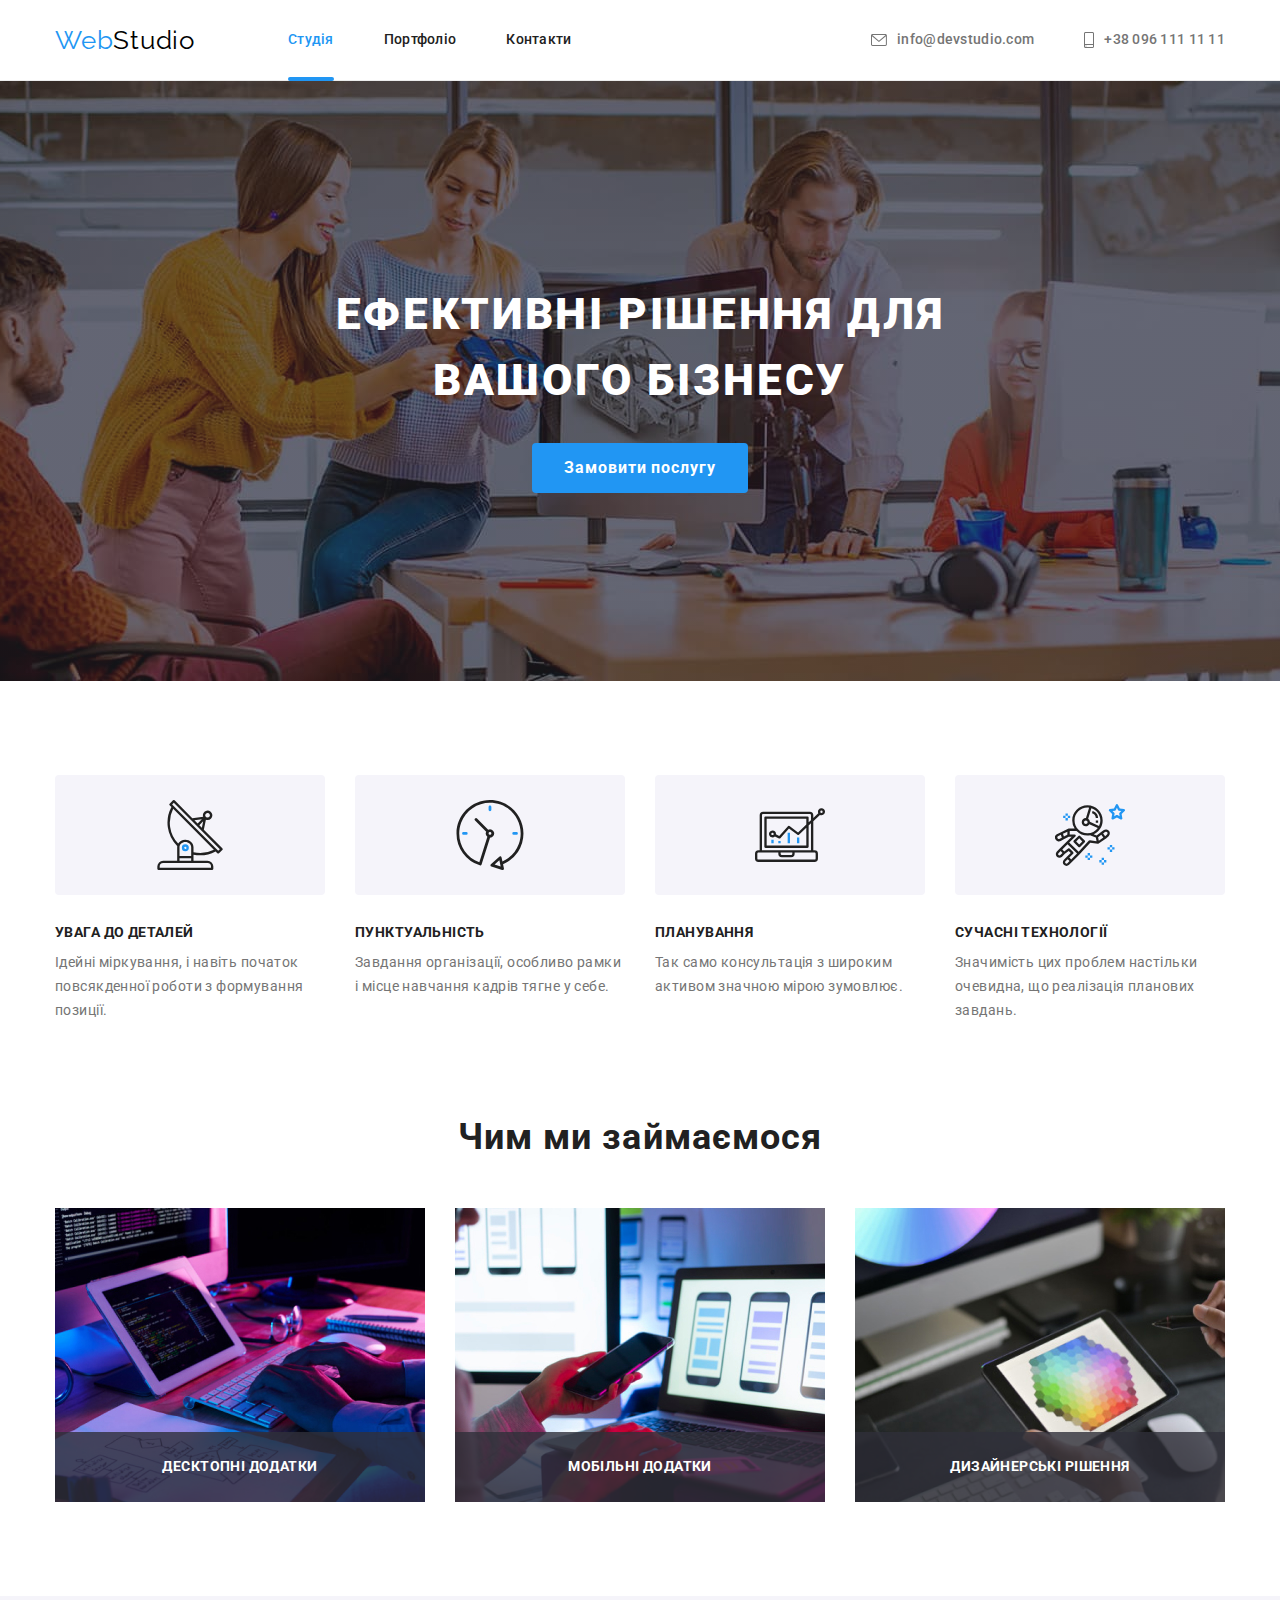
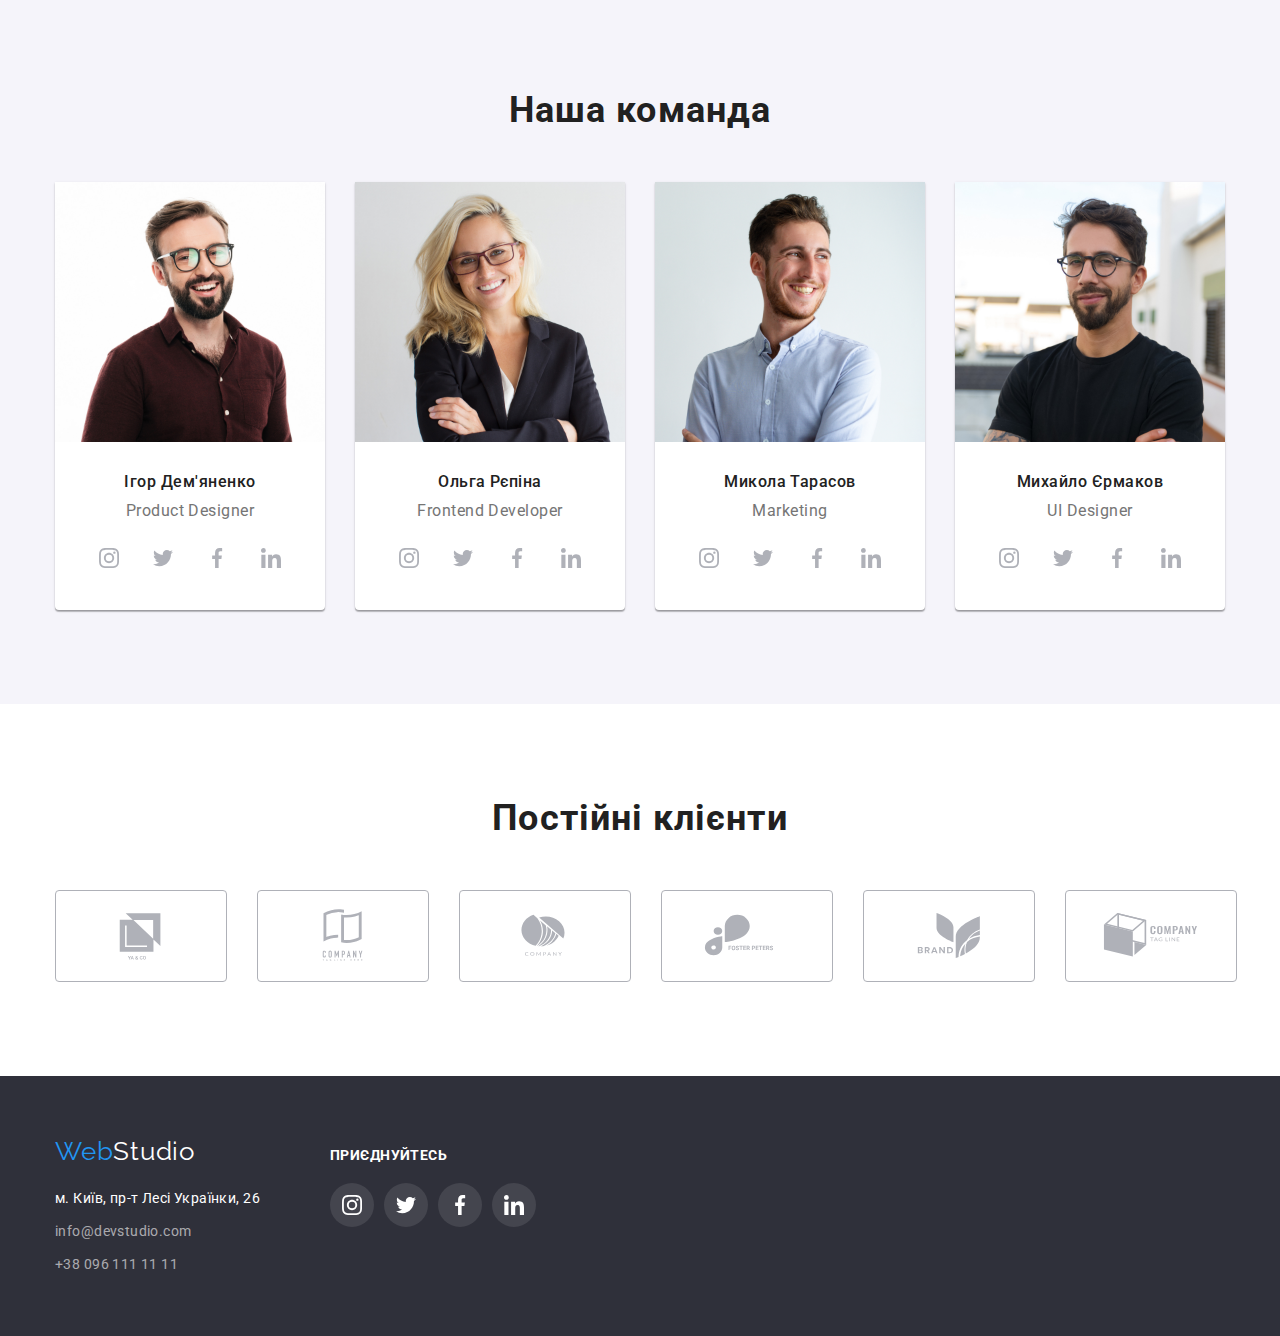
<file: index.html>
<!DOCTYPE html>
<html lang="uk">
  <head>
    <meta charset="UTF-8" />
    <meta http-equiv="X-UA-Compatible" content="IE=edge" />
    <meta name="viewport" content="width=>, initial-scale=1.0" />
    <title>Document</title>
    <link rel="preconnect" href="https://fonts.googleapis.com" />
    <link rel="preconnect" href="https://fonts.gstatic.com" crossorigin />
    <link
      href="https://fonts.googleapis.com/css2?family=Raleway:wght@700&family=Roboto:wght@400;500;700;900&display=swap"
      rel="stylesheet"
    />
    <link
      rel="stylesheet"
      href="https://cdnjs.cloudflare.com/ajax/libs/modern-normalize/1.1.0/modern-normalize.min.css"
    />
    <link rel="stylesheet" href="./css/styles.css" />
  </head>
  <body>
    <header class="head-nav">
      <div class="container main-nav">
        <a href="./index.html" class="logo link"
          ><span class="first-part">Web</span><span class="last-part">Studio</span></a
        >

        <nav class="site-nav">
          <ul class="site-list list">
            <li class="list-nav">
              <a class="site-link current-link link" href="./index.html">Студія</a>
            </li>
            <li class="list-nav">
              <a class="site-link link" href="./portfolio.html">Портфоліо</a>
            </li>
            <li class="list-nav"><a class="site-link link" href="./index.html">Контакти</a></li>
          </ul>
        </nav>
        <ul class="contacts list">
          <div class="head-contacts">
            <li class="list-nav">
              <a class="mail-link link" href="mailto:info@devstudio.com"
                ><svg class="mail-icon" width="16" height="12">
                  <use href="./img/icons.svg#icon-envelope"></use>
                </svg>
                info@devstudio.com</a
              >
            </li>
            <li class="list-nav">
              <a class="tel-link link" href="tel:+380961111111"
                ><svg class="tel-icon" width="10" height="16">
                  <use href="./img/icons.svg#icon-smartphone"></use>
                </svg>
                +38 096 111 11 11</a
              >
            </li>
          </div>
        </ul>
      </div>
    </header>
    <main>
      <section class="hero overlay">
        <div class="container">
          <h1 class="hero-title">Ефективні рішення для вашого бізнесу</h1>
          <button type="button" class="btn-primary" data-modal-open>Замовити послугу</button>
        </div>
      </section>

      <section class="feature">
        <div class="container">
          <h2 class="visually-hidden">Список наших основних завдань</h2>
          <ul class="features list">
            <li class="feature-list">
              <div class="thumb">
                <svg class="feature-icon" width="70" height="70">
                  <use href="./img/icons.svg#icon-antenna-1"></use>
                </svg>
              </div>
              <h3 class="feature-list-title">УВАГА ДО ДЕТАЛЕЙ</h3>
              <p class="feature-list-item">
                Ідейні міркування, і навіть початок повсякденної роботи з формування позиції.
              </p>
            </li>
            <li class="feature-list">
              <div class="thumb">
                <svg class="feature-icon" width="70" height="70">
                  <use href="./img/icons.svg#icon-clock-1"></use>
                </svg>
              </div>
              <h3 class="feature-list-title">ПУНКТУАЛЬНІСТЬ</h3>
              <p class="feature-list-item">
                Завдання організації, особливо рамки і місце навчання кадрів тягне у себе.
              </p>
            </li>
            <li class="feature-list">
              <div class="thumb">
                <svg class="feature-icon" width="70" height="70">
                  <use href="./img/icons.svg#icon-diagram-1"></use>
                </svg>
              </div>
              <h3 class="feature-list-title">ПЛАНУВАННЯ</h3>
              <p class="feature-list-item">
                Так само консультація з широким активом значною мірою зумовлює.
              </p>
            </li>
            <li class="feature-list">
              <div class="thumb">
                <svg class="feature-icon" width="70" height="70">
                  <use href="./img/icons.svg#icon-astronaut-1"></use>
                </svg>
              </div>
              <h3 class="feature-list-title">СУЧАСНІ ТЕХНОЛОГІЇ</h3>
              <p class="feature-list-item">
                Значимість цих проблем настільки очевидна, що реалізація планових завдань.
              </p>
            </li>
          </ul>
        </div>
      </section>

      <section class="about-work">
        <div class="container">
          <h2 class="work-title">Чим ми займаємося</h2>
          <ul class="work-list list">
            <li class="work-item">
              <div class="work-card">
                <img src="./img/box1.jpg" alt="design project on computer" width="370" />

                <p class="card-title">Десктопні додатки</p>
              </div>
            </li>
            <li class="work-item">
              <div class="work-card">
                <img src="./img/box2.jpg" alt="design project with the phone" width="370" />

                <p class="card-title">Мобільні додатки</p>
              </div>
            </li>
            <li class="work-item">
              <div class="work-card">
                <img src="./img/box3.jpg" alt="design project on a tablet" width="370" />
                <p class="card-title">Дизайнерські рішення</p>
              </div>
            </li>
          </ul>
        </div>
      </section>

      <section class="team">
        <div class="container">
          <h2 class="team-title">Наша команда</h2>
          <ul class="team-list list">
            <li class="team-element">
              <div class="card">
                <img src="./img/person1.jpg" alt="team member1" width="270" />
                <div class="team-content">
                  <h3 class="item team-member">Ігор Дем'яненко</h3>
                  <p class="item team-position" lang="en">Product Designer</p>
                  <ul class="socials list">
                    <li class="social-item">
                      <a
                        class="social-link link"
                        href="htpps://instagram.com"
                        target="blank"
                        rel="nofollow noopener noreferrer"
                        aria-label="Instagram"
                      >
                        <svg class="social-icon" width="20" height="20">
                          <use href="./img/icons.svg#icon-instagram"></use>
                        </svg>
                      </a>
                    </li>
                    <li class="social-item">
                      <a
                        class="social-link link"
                        href="htpps://twitter.com"
                        target="blank"
                        rel="nofollow noopener noreferrer"
                        aria-label="Twitter"
                      >
                        <svg class="social-icon" width="20" height="20">
                          <use href="./img/icons.svg#icon-twitter"></use>
                        </svg>
                      </a>
                    </li>
                    <li class="social-item">
                      <a
                        class="social-link link"
                        href="htpps://facebook.com"
                        target="blank"
                        rel="nofollow noopener noreferrer"
                        aria-label="Facebook"
                      >
                        <svg class="social-icon" width="20" height="20">
                          <use href="./img/icons.svg#icon-facebook"></use>
                        </svg>
                      </a>
                    </li>
                    <li class="social-item">
                      <a
                        class="social-link link"
                        href="htpps://linkedin.com"
                        target="blank"
                        rel="nofollow noopener noreferrer"
                        aria-label="Linkedin"
                      >
                        <svg class="social-icon" width="20" height="20">
                          <use href="./img/icons.svg#icon-linkedin"></use>
                        </svg>
                      </a>
                    </li>
                  </ul>
                </div>
              </div>
            </li>
            <li class="team-element">
              <img src="./img/person2.jpg" alt="team member2" width="270" />
              <div class="team-content">
                <h3 class="team-member">Ольга Рєпіна</h3>
                <p class="team-position" lang="en">Frontend Developer</p>
                <ul class="socials list">
                  <li class="social-item">
                    <a
                      class="social-link link"
                      href="htpps://instagram.com"
                      target="blank"
                      rel="nofollow noopener noreferrer"
                      aria-label="Instagram"
                    >
                      <svg class="social-icon" width="20" height="20">
                        <use href="./img/icons.svg#icon-instagram"></use>
                      </svg>
                    </a>
                  </li>
                  <li class="social-item">
                    <a
                      class="social-link link"
                      href="htpps://twitter.com"
                      target="blank"
                      rel="nofollow noopener noreferrer"
                      aria-label="Twitter"
                    >
                      <svg class="social-icon" width="20" height="20">
                        <use href="./img/icons.svg#icon-twitter"></use>
                      </svg>
                    </a>
                  </li>
                  <li class="social-item">
                    <a
                      class="social-link link"
                      href="htpps://facebook.com"
                      target="blank"
                      rel="nofollow noopener noreferrer"
                      aria-label="Facebook"
                    >
                      <svg class="social-icon" width="20" height="20">
                        <use href="./img/icons.svg#icon-facebook"></use>
                      </svg>
                    </a>
                  </li>
                  <li class="social-item">
                    <a
                      class="social-link link"
                      href="htpps://linkedin.com"
                      target="blank"
                      rel="nofollow noopener noreferrer"
                      aria-label="Linkedin"
                    >
                      <svg class="social-icon" width="20" height="20">
                        <use href="./img/icons.svg#icon-linkedin"></use>
                      </svg>
                    </a>
                  </li>
                </ul>
              </div>
            </li>
            <li class="team-element">
              <img src="./img/person3.jpg" alt="team member3" width="270" />

              <div class="team-content">
                <h3 class="team-member">Микола Тарасов</h3>
                <p class="team-position" lang="en">Marketing</p>
                <ul class="socials list">
                  <li class="social-item">
                    <a
                      class="social-link link"
                      href="htpps://instagram.com"
                      target="blank"
                      rel="nofollow noopener noreferrer"
                      aria-label="Instagram"
                    >
                      <svg class="social-icon" width="20" height="20">
                        <use href="./img/icons.svg#icon-instagram"></use>
                      </svg>
                    </a>
                  </li>
                  <li class="social-item">
                    <a
                      class="social-link link"
                      href="htpps://twitter.com"
                      target="blank"
                      rel="nofollow noopener noreferrer"
                      aria-label="Twitter"
                    >
                      <svg class="social-icon" width="20" height="20">
                        <use href="./img/icons.svg#icon-twitter"></use>
                      </svg>
                    </a>
                  </li>
                  <li class="social-item">
                    <a
                      class="social-link link"
                      href="htpps://facebook.com"
                      target="blank"
                      rel="nofollow noopener noreferrer"
                      aria-label="Facebook"
                    >
                      <svg class="social-icon" width="20" height="20">
                        <use href="./img/icons.svg#icon-facebook"></use>
                      </svg>
                    </a>
                  </li>
                  <li class="social-item">
                    <a
                      class="social-link link"
                      href="htpps://linkedin.com"
                      target="blank"
                      rel="nofollow noopener noreferrer"
                      aria-label="Linkedin"
                    >
                      <svg class="social-icon" width="20" height="20">
                        <use href="./img/icons.svg#icon-linkedin"></use>
                      </svg>
                    </a>
                  </li>
                </ul>
              </div>
            </li>
            <li class="team-element">
              <img src="./img/person4.jpg" alt="team member4" width="270" />
              <div class="team-content">
                <h3 class="team-member">Михайло Єрмаков</h3>
                <p class="team-position" lang="en">UI Designer</p>
                <ul class="socials list">
                  <li class="social-item">
                    <a
                      class="social-link link"
                      href="htpps://instagram.com"
                      target="blank"
                      rel="nofollow noopener noreferrer"
                      aria-label="Instagram"
                    >
                      <svg class="social-icon" width="20" height="20">
                        <use href="./img/icons.svg#icon-instagram"></use>
                      </svg>
                    </a>
                  </li>
                  <li class="social-item">
                    <a
                      class="social-link link"
                      href="htpps://twitter.com"
                      target="blank"
                      rel="nofollow noopener noreferrer"
                      aria-label="Twitter"
                    >
                      <svg class="social-icon" width="20" height="20">
                        <use href="./img/icons.svg#icon-twitter"></use>
                      </svg>
                    </a>
                  </li>
                  <li class="social-item">
                    <a
                      class="social-link link"
                      href="htpps://facebook.com"
                      target="blank"
                      rel="nofollow noopener noreferrer"
                      aria-label="Facebook"
                    >
                      <svg class="social-icon" width="20" height="20">
                        <use href="./img/icons.svg#icon-facebook"></use>
                      </svg>
                    </a>
                  </li>
                  <li class="social-item">
                    <a
                      class="social-link link"
                      href="htpps://linkedin.com"
                      target="blank"
                      rel="nofollow noopener noreferrer"
                      aria-label="Linkedin"
                    >
                      <svg class="social-icon" width="20" height="20">
                        <use href="./img/icons.svg#icon-linkedin"></use>
                      </svg>
                    </a>
                  </li>
                </ul>
              </div>
            </li>
          </ul>
        </div>
      </section>
      <section class="clients">
        <div class="container">
          <h2 class="clients-title">Постійні клієнти</h2>
          <ul class="client-list list">
            <li class="client-item">
              <a
                class="client-link link"
                href="./index.html"
                target="blank"
                rel="nofollow noopener noreferrer"
                aria-label="our clients"
              >
                <svg class="client-icon" width="106" height="60">
                  <use href="./img/icons.svg#icon-logo1"></use>
                </svg>
              </a>
            </li>
            <li class="client-item">
              <a
                class="client-link link"
                href="./index.html"
                target="blank"
                rel="nofollow noopener noreferrer"
                aria-label="our clients"
              >
                <svg class="client-icon" width="106" height="60">
                  <use href="./img/icons.svg#icon-logo2"></use>
                </svg>
              </a>
            </li>
            <li class="client-item">
              <a
                class="client-link link"
                href="./index.html"
                target="blank"
                rel="nofollow noopener noreferrer"
                aria-label="our clients"
              >
                <svg class="client-icon" width="106" height="60">
                  <use href="./img/icons.svg#icon-logo3"></use>
                </svg>
              </a>
            </li>
            <li class="client-item">
              <a
                class="client-link link"
                href="./index.html"
                target="blank"
                rel="nofollow noopener noreferrer"
                aria-label="our clients"
              >
                <svg class="client-icon" width="106" height="60">
                  <use href="./img/icons.svg#icon-logo4"></use>
                </svg>
              </a>
            </li>
            <li class="client-item">
              <a
                class="client-link link"
                href="./index.html"
                target="blank"
                rel="nofollow noopener noreferrer"
                aria-label="our clients"
              >
                <svg class="client-icon" width="106" height="60">
                  <use href="./img/icons.svg#icon-logo5"></use>
                </svg>
              </a>
            </li>
            <li class="client-item">
              <a
                class="client-link link"
                href="./index.html"
                target="blank"
                rel="nofollow noopener noreferrer"
                aria-label="our clients"
              >
                <svg class="client-icon" width="106" height="60">
                  <use href="./img/icons.svg#icon-logo6"></use>
                </svg>
              </a>
            </li>
          </ul>
        </div>
      </section>
    </main>

    <footer class="footer-address">
      <div class="container footer-contacts">
        <div class="address-contacts">
          <a href="./index.html" class="logo-bottom logo link"
            ><span class="first-part">Web</span><span class="last-part-second">Studio</span></a
          >
          <address class="address-list">
            <ul class="list">
              <li class="address-element">
                <a
                  class="address-item link"
                  href="https://goo.gl/maps/er9QxfjBZCahhvQG7"
                  target="_blank"
                  rel="noopener noreferrer nofollow"
                  >м. Київ, пр-т Лесі Українки, 26</a
                >
              </li>
              <li class="address-element">
                <a class="address-item address-second link" href="mailto:info@devstudio.com"
                  >info@devstudio.com</a
                >
              </li>
              <li class="address-element">
                <a class="address-item address-second link" href="tel:+380961111111"
                  >+38 096 111 11 11</a
                >
              </li>
            </ul>
          </address>
        </div>
        <div class="studio-contacts">
          <p class="footer-title">ПРИЄДНУЙТЕСЬ</p>
          <ul class="studio-link list">
            <li>
              <a
                class="studio-social-link link"
                href="htpps://instagram.com"
                target="blank"
                rel="nofollow noopener noreferrer"
                aria-label="Instagram"
              >
                <svg class="studio-social-icon" width="20" height="20">
                  <use href="./img/icons.svg#icon-instagram"></use>
                </svg>
              </a>
            </li>
            <li>
              <a
                class="studio-social-link link"
                href="htpps://twitter.com"
                target="blank"
                rel="nofollow noopener noreferrer"
                aria-label="Twitter"
              >
                <svg class="studio-social-icon" width="20" height="20">
                  <use href="./img/icons.svg#icon-twitter"></use>
                </svg>
              </a>
            </li>
            <li>
              <a
                class="studio-social-link link"
                href="htpps://facebook.com"
                target="blank"
                rel="nofollow noopener noreferrer"
                aria-label="Facebook"
              >
                <svg class="studio-social-icon" width="20" height="20">
                  <use href="./img/icons.svg#icon-facebook"></use>
                </svg>
              </a>
            </li>
            <li>
              <a
                class="studio-social-link link"
                href="htpps://linkedin.com"
                target="blank"
                rel="nofollow noopener noreferrer"
                aria-label="Linkedin"
              >
                <svg class="studio-social-icon" width="20" height="20">
                  <use href="./img/icons.svg#icon-linkedin"></use>
                </svg>
              </a>
            </li>
          </ul>
        </div>
      </div>
    </footer>
    <div class="backdrop is-hidden" data-modal>
      <div class="modal">
        <button class="close-btn" type="button" data-modal-close>
          <svg class="close-btn-icon" width="18" height="18">
            <use href="./img/icons.svg#close-icon"></use>
          </svg>
        </button>
      </div>
    </div>
    <script src="./css/js/modal.js"></script>
  </body>
</html>
</file>
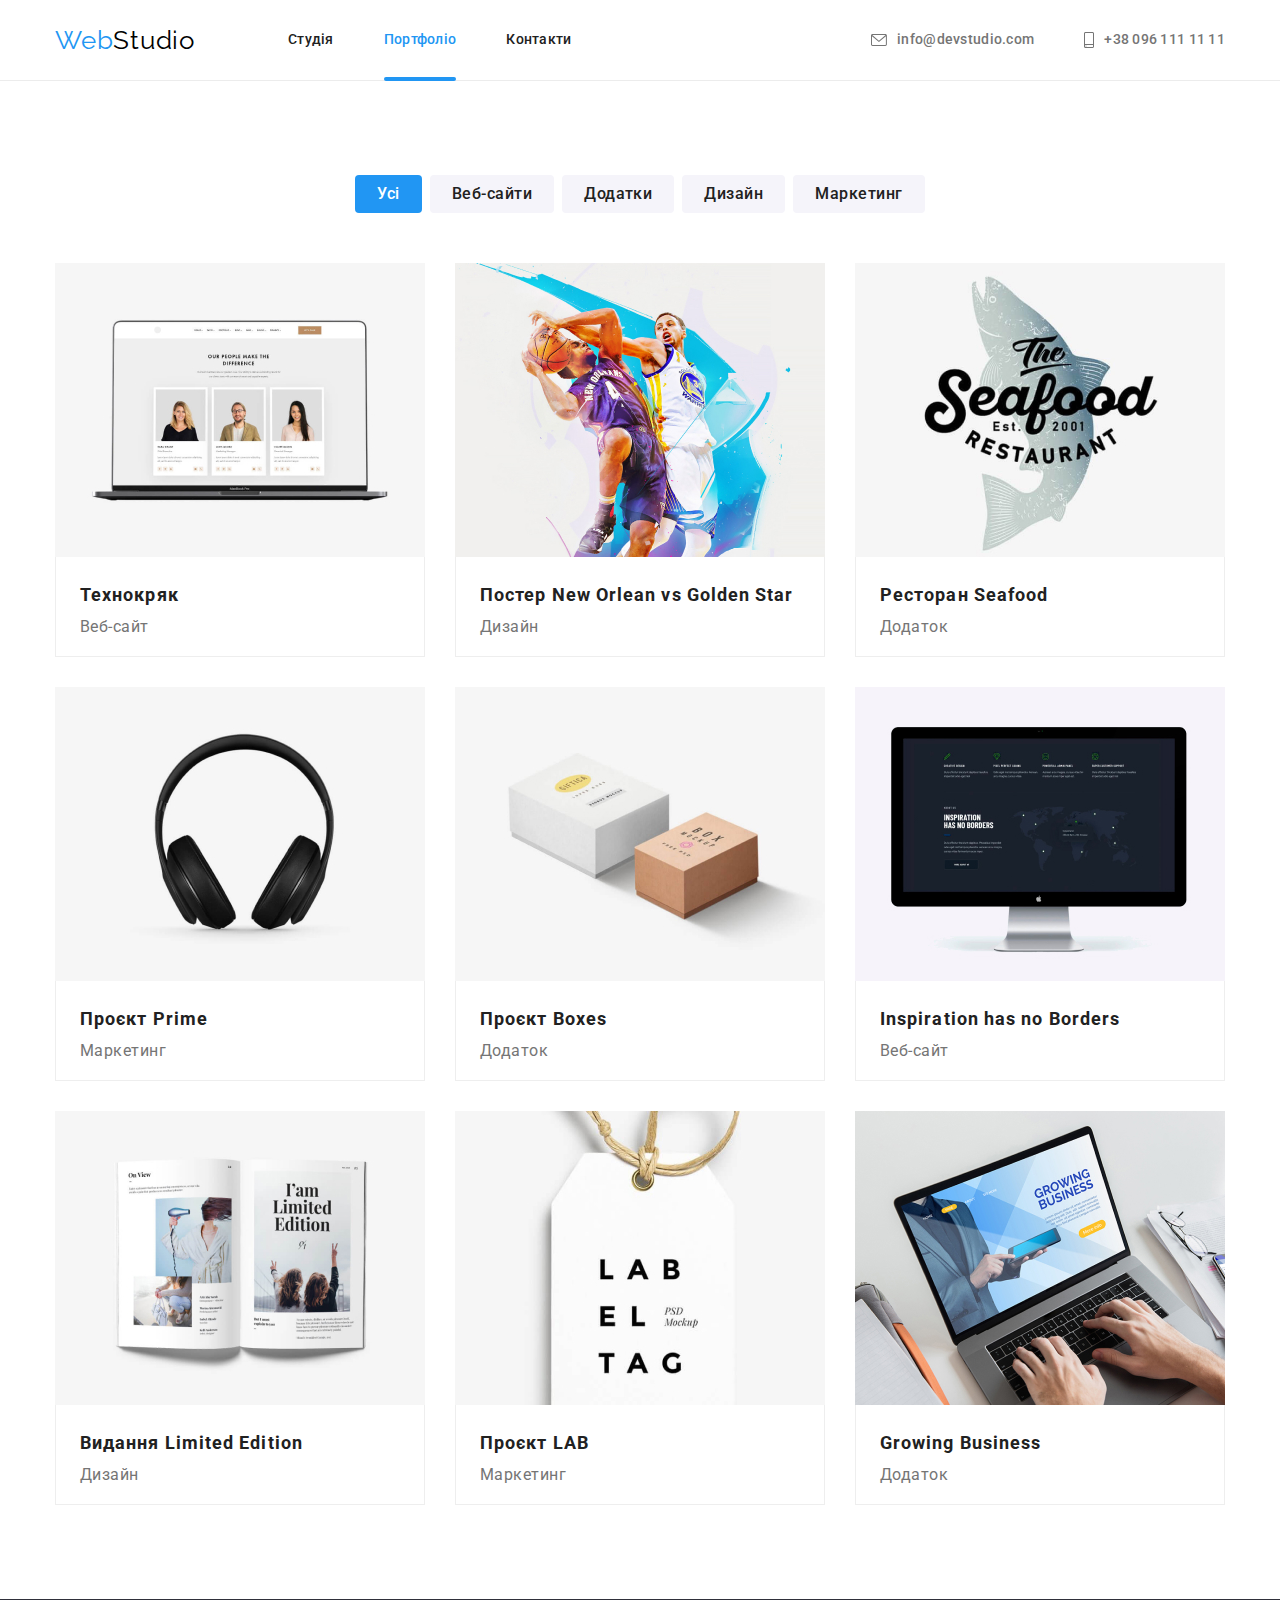
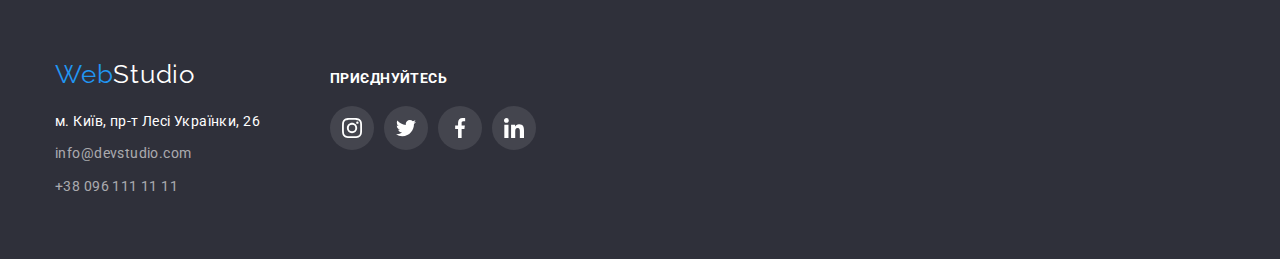
<file: portfolio.html>
<!DOCTYPE html>
<html lang="uk">
  <head>
    <meta charset="UTF-8" />
    <meta http-equiv="X-UA-Compatible" content="IE=edge" />
    <meta name="viewport" content="width=>, initial-scale=1.0" />
    <title>Document</title>
    <link rel="preconnect" href="https://fonts.googleapis.com" />
    <link rel="preconnect" href="https://fonts.gstatic.com" crossorigin />
    <link
      href="https://fonts.googleapis.com/css2?family=Raleway:wght@700&family=Roboto:wght@400;500;700;900&display=swap"
      rel="stylesheet"
    />
    <link
      rel="stylesheet"
      href="https://cdnjs.cloudflare.com/ajax/libs/modern-normalize/1.1.0/modern-normalize.min.css"
    />
    <link rel="stylesheet" href="./css/styles.css" />
  </head>
  <body>
    <header class="head-nav">
      <div class="container main-nav">
        <a href="./index.html" class="logo link"
          ><span class="first-part">Web</span><span class="last-part">Studio</span></a
        >
        <nav class="site-nav">
          <ul class="site-list list">
            <li class="list-nav"><a class="site-link link" href="./index.html">Студія</a></li>
            <li class="list-nav">
              <a class="site-link current-link link" href="./portfolio.html">Портфоліо</a>
            </li>
            <li class="list-nav"><a class="site-link link" href="./index.html">Контакти</a></li>
          </ul>
        </nav>
        <ul class="contacts list">
          <li class="list-nav">
            <a class="mail-link link" href="mailto:info@devstudio.com"
              ><svg class="mail-icon" width="16" height="12">
                <use href="./img/icons.svg#icon-envelope"></use>
              </svg>
              info@devstudio.com</a
            >
          </li>
          <li class="list-nav">
            <a class="tel-link link" href="tel:+380961111111"
              ><svg class="tel-icon" width="10" height="16">
                <use href="./img/icons.svg#icon-smartphone"></use>
              </svg>
              +38 096 111 11 11</a
            >
          </li>
        </ul>
      </div>
    </header>
    <main>
      <section class="projects">
        <div class="container">
          <h1 class="visually-hidden">Проекти</h1>
          <ul class="head-list list">
            <li class="head-item">
              <button class="btn-header current-btn btn" type="button">Усі</button>
            </li>
            <li class="head-item">
              <button class="btn-header btn" type="button">Веб-сайти</button>
            </li>
            <li class="head-item">
              <button class="btn-header btn" type="button">Додатки</button>
            </li>
            <li class="head-item"><button class="btn-header btn" type="button">Дизайн</button></li>
            <li class="head-item">
              <button class="btn-header btn" type="button">Маркетинг</button>
            </li>
          </ul>
          <ul class="project-list list">
            <li class="project-item">
              <a class="project-nav" href="./portfolio.html">
                <div class="project-thumb">
                  <img src="./img/project1.jpg" alt="включений ноутбук" width="370" height="294" />
                  <div class="project-overlay">
                    <p class="overlay-text">
                      Ресурс пропонує комплексні пропозиції з різним рівнем функціоналу та сервісів.
                      Все це дозволить відвідувачу отримати вичерпні відомості про компанію чи
                      приватну особу.
                    </p>
                  </div>
                </div>
                <div class="project-element">
                  <h2 class="project-title">Технокряк</h2>
                  <p class="project-item">Веб-сайт</p>
                </div></a
              >
            </li>
            <li class="project-item">
              <a class="project-nav" href="./portfolio.html">
                <div class="project-thumb">
                  <img src="./img/project2.jpg" alt="два баскетболісти" width="370" />
                  <div class="project-overlay">
                    <p class="overlay-text">
                      Ресурс пропонує комплексні пропозиції з різним рівнем функціоналу та сервісів.
                      Все це дозволить відвідувачу отримати вичерпні відомості про компанію чи
                      приватну особу.
                    </p>
                  </div>
                </div>
                <div class="project-element">
                  <h2 class="project-title">Постер New Orlean vs Golden Star</h2>
                  <p class="project-item">Дизайн</p>
                </div></a
              >
            </li>
            <li class="project-item">
              <a class="project-nav" href="./portfolio.html">
                <div class="project-thumb">
                  <img src="./img/project3.jpg" alt="назва ресторану" width="370" />
                  <div class="project-overlay">
                    <p class="overlay-text">
                      Ресурс пропонує комплексні пропозиції з різним рівнем функціоналу та сервісів.
                      Все це дозволить відвідувачу отримати вичерпні відомості про компанію чи
                      приватну особу.
                    </p>
                  </div>
                </div>
                <div class="project-element">
                  <h2 class="project-title">Ресторан Seafood</h2>
                  <p class="project-item">Додаток</p>
                </div></a
              >
            </li>
            <li class="project-item">
              <a class="project-nav" href="./portfolio.html">
                <div class="project-thumb">
                  <img src="./img/project4.jpg" alt="навушники безпровідні" width="370" />
                  <div class="project-overlay">
                    <p class="overlay-text">
                      Ресурс пропонує комплексні пропозиції з різним рівнем функціоналу та сервісів.
                      Все це дозволить відвідувачу отримати вичерпні відомості про компанію чи
                      приватну особу.
                    </p>
                  </div>
                </div>
                <div class="project-element">
                  <h2 class="project-title">Проєкт Prime</h2>
                  <p class="project-item">Маркетинг</p>
                </div>
              </a>
            </li>
            <li class="project-item">
              <a class="project-nav" href="./portfolio.html">
                <div class="project-thumb">
                  <img src="./img/project5.jpg" alt="дві коробки" width="370" />
                  <div class="project-overlay">
                    <p class="overlay-text">
                      Ресурс пропонує комплексні пропозиції з різним рівнем функціоналу та сервісів.
                      Все це дозволить відвідувачу отримати вичерпні відомості про компанію чи
                      приватну особу.
                    </p>
                  </div>
                </div>
                <div class="project-element">
                  <h2 class="project-title">Проєкт Boxes</h2>
                  <p class="project-item">Додаток</p>
                </div></a
              >
            </li>
            <li class="project-item">
              <a class="project-nav" href="./portfolio.html">
                <div class="project-thumb">
                  <img src="img/project6.jpg" alt="відкритий браузер" width="370" />
                  <div class="project-overlay">
                    <p class="overlay-text">
                      Ресурс пропонує комплексні пропозиції з різним рівнем функціоналу та сервісів.
                      Все це дозволить відвідувачу отримати вичерпні відомості про компанію чи
                      приватну особу.
                    </p>
                  </div>
                </div>
                <div class="project-element">
                  <h2 class="project-title">Inspiration has no Borders</h2>
                  <p class="project-item">Веб-сайт</p>
                </div></a
              >
            </li>

            <li class="project-item">
              <a class="project-nav" href="./portfolio.html">
                <div class="project-thumb">
                  <img src="./img/project7.jpg" alt="відкритий журнал" width="370" />
                  <div class="project-overlay">
                    <p class="overlay-text">
                      Ресурс пропонує комплексні пропозиції з різним рівнем функціоналу та сервісів.
                      Все це дозволить відвідувачу отримати вичерпні відомості про компанію чи
                      приватну особу.
                    </p>
                  </div>
                </div>
                <div class="project-element">
                  <h2 class="project-title">Видання Limited Edition</h2>
                  <p class="project-item">Дизайн</p>
                </div></a
              >
            </li>
            <li class="project-item">
              <a class="project-nav" href="./portfolio.html">
                <div class="project-thumb">
                  <img src="./img/project8.jpg" alt="етикетка з назвою фірми" width="370" />
                  <div class="project-overlay">
                    <p class="overlay-text">
                      Ресурс пропонує комплексні пропозиції з різним рівнем функціоналу та сервісів.
                      Все це дозволить відвідувачу отримати вичерпні відомості про компанію чи
                      приватну особу.
                    </p>
                  </div>
                </div>
                <div class="project-element">
                  <h2 class="project-title">Проєкт LAB</h2>
                  <p class="project-item">Маркетинг</p>
                </div></a
              >
            </li>
            <li class="project-item">
              <a class="project-nav" href="./portfolio.html">
                <div class="project-thumb">
                  <img src="./img/project9.jpg" alt="людина працює за ноутбуком" width="370" />
                  <div class="project-overlay">
                    <p class="overlay-text">
                      Ресурс пропонує комплексні пропозиції з різним рівнем функціоналу та сервісів.
                      Все це дозволить відвідувачу отримати вичерпні відомості про компанію чи
                      приватну особу.
                    </p>
                  </div>
                </div>
                <div class="project-element">
                  <h2 class="project-title">Growing Business</h2>
                  <p class="project-item">Додаток</p>
                </div></a
              >
            </li>
          </ul>
        </div>
      </section>
    </main>
    <footer class="footer-address">
      <div class="container footer-contacts">
        <div class="address-contacts">
          <a href="./index.html" class="logo-bottom logo link"
            ><span class="first-part">Web</span><span class="last-part-second">Studio</span></a
          >
          <address class="address-list">
            <ul class="list">
              <li class="address-element">
                <a
                  class="address-item link"
                  href="https://goo.gl/maps/er9QxfjBZCahhvQG7"
                  target="_blank"
                  rel="noopener noreferrer nofollow"
                  >м. Київ, пр-т Лесі Українки, 26</a
                >
              </li>
              <li class="address-element">
                <a class="address-item address-second link" href="mailto:info@devstudio.com"
                  >info@devstudio.com</a
                >
              </li>
              <li class="address-element">
                <a class="address-item address-second link" href="tel:+380961111111"
                  >+38 096 111 11 11</a
                >
              </li>
            </ul>
          </address>
        </div>
        <div class="studio-contacts">
          <p class="footer-title">ПРИЄДНУЙТЕСЬ</p>
          <ul class="studio-link list">
            <li>
              <a
                class="studio-social-link link"
                href="htpps://instagram.com"
                target="blank"
                rel="nofollow noopener noreferrer"
                aria-label="Instagram"
              >
                <svg class="studio-social-icon" width="20" height="20">
                  <use href="./img/icons.svg#icon-instagram"></use>
                </svg>
              </a>
            </li>
            <li>
              <a
                class="studio-social-link link"
                href="htpps://twitter.com"
                target="blank"
                rel="nofollow noopener noreferrer"
                aria-label="Twitter"
              >
                <svg class="studio-social-icon" width="20" height="20">
                  <use href="./img/icons.svg#icon-twitter"></use>
                </svg>
              </a>
            </li>
            <li>
              <a
                class="studio-social-link link"
                href="htpps://facebook.com"
                target="blank"
                rel="nofollow noopener noreferrer"
                aria-label="Facebook"
              >
                <svg class="studio-social-icon" width="20" height="20">
                  <use href="./img/icons.svg#icon-facebook"></use>
                </svg>
              </a>
            </li>
            <li>
              <a
                class="studio-social-link link"
                href="htpps://linkedin.com"
                target="blank"
                rel="nofollow noopener noreferrer"
                aria-label="Linkedin"
              >
                <svg class="studio-social-icon" width="20" height="20">
                  <use href="./img/icons.svg#icon-linkedin"></use>
                </svg>
              </a>
            </li>
          </ul>
        </div>
      </div>
    </footer>
  </body>
</html>
</file>
<file: css/styles.css>
*,
*::before,
*::after {
  box-sizing: border-box;
}

:root {
  --primary-color: #212121;
  --second-color: #757575;
  --accent-color: #2196f3;
  --background-color: #ffffff;
}
body {
  font-family: Roboto, sans-serif;
  font-size: 14px;
  letter-spacing: 0.03em;
  color: var(--primary-color);
  background-color: var(--background-color);
}
/* reset start */
h1,
h2,
h3,
h4,
h5,
h6,
p {
  margin: 0;
}
.list {
  list-style: none;
  margin: 0;
  padding: 0;
}
img {
  display: block;
  max-width: 100%;
  height: auto;
}
section {
  padding-top: 94px;
  padding-bottom: 94px;
}
.container {
  width: 1200px;
  padding-right: 15px;
  padding-left: 15px;
  margin-right: auto;
  margin-left: auto;
}
.head-nav {
  border-bottom: 1px solid #ececec;
}
.main-nav {
  display: flex;
  align-items: center;
}
.logo {
  font-family: Raleway;
  font-style: 700;
  font-size: 26px;
  line-height: 1.19;
  letter-spacing: 0.03em;
  text-decoration: none;
}
.logo-bottom {
  display: inline-block;
}
.first-part {
  color: var(--accent-color);
}
.last-part {
  color: #000000;
}
.last-part-second {
  color: #ffffff;
}
.site-nav {
  margin-left: 93px;
}
.site-list {
  display: flex;
}
.site-list .list-nav:not(:last-child) {
  margin-right: 50px;
}
.site-list .link {
  display: block;
  padding-top: 32px;
  padding-bottom: 32px;
}
.contacts .list-nav:not(:last-child) {
  margin-right: 50px;
}
.contacts {
  margin-left: auto;
}
.contacts {
  display: flex;
}
.site-link,
.tel-link,
.mail-link {
  display: flex;
  align-items: center;
  font-weight: 500;
  font-size: 14px;
  line-height: 1.14;
  letter-spacing: 0.02em;
  color: var(--primary-color);
  transition: color 250ms cubic-bezier(0.4, 0, 0.2, 1);
}
/* head-link underline */
.site-link::after {
  content: '';
  position: absolute;
  bottom: 0;
  left: 0;
  display: block;
  width: 100%;
  height: 4px;
  border-radius: 2px;
  margin-bottom: -1px;
  background-color: var(--accent-color);
  opacity: 0;
  transform: scaleX(0.2);
  transition: background-color 250ms cubic-bezier(0.4, 0, 0.2, 1),
    opacity 250ms cubic-bezier(0.4, 0, 0.2, 1), transform 250ms cubic-bezier(0.4, 0, 0.2, 1);
}
.site-link:hover::after,
.site-link:focus::after,
.current-link::after {
  opacity: 1;
  transform: scaleX(1);
}
.link {
  text-decoration: none;
}
.address-item:hover,
.address-item:focus {
  color: var(--accent-color);
}
.site-link:hover,
.site-link:focus,
.current-link {
  color: var(--accent-color);
}

.head-contacts {
  display: flex;
  text-align: center;
  justify-content: center;
}
.tel-link,
.mail-link {
  color: var(--second-color);
  transition: color 250ms cubic-bezier(0.4, 0, 0.2, 1);
}
.mail-icon,
.tel-icon {
  fill: currentColor;
  margin-right: 10px;
}
.mail-link:hover,
.mail-link:focus,
.tel-link:hover,
.tel-link:focus {
  color: var(--accent-color);
}
.hero {
  text-align: center;
  padding: 200px 0;
  background-color: #2f303a;
}
.overlay {
  max-width: 1600px;
  height: 600px;
  margin-left: auto;
  margin-right: auto;
  background-image: linear-gradient(rgba(47, 48, 58, 0.4), rgba(47, 48, 58, 0.4)),
    url(../img/hero1.jpg);
  background-repeat: no-repeat;
  background-size: cover;
  background-position: center;
}
.hero-title {
  width: 696px;
  margin: 0 auto;
  margin-bottom: 30px;
  border: none;
  font-weight: 900;
  font-size: 44px;
  line-height: 1.5;
  text-align: center;
  letter-spacing: 0.06em;
  text-transform: uppercase;
  color: #ffffff;
}
.btn-primary {
  border-radius: 4px;
  border: none;
  padding: 10px 32px;
  min-width: 216px;
  font-family: inherit;
  font-style: normal;
  font-weight: 700;
  font-size: 16px;
  line-height: 1.9;
  align-items: center;
  text-align: center;
  letter-spacing: 0.06em;
  background-color: var(--accent-color);
  color: #ffffff;
  cursor: pointer;
  transition: background-color 250ms cubic-bezier(0.4, 0, 0.2, 1);
}
.btn-primary:hover,
.btn-primary:focus {
  background-color: #188ce8;
}
/*button of the portfolio page*/
.btn-header {
  padding: 6px 22px;
  border: none;
  border-radius: 4px;
  font-family: 'Roboto';
  font-style: normal;
  font-weight: 500;
  font-size: 16px;
  line-height: 1.6;
  text-align: center;
  letter-spacing: 0.03em;
  color: var(--primary-color);
  background-color: #f5f4fa;
  cursor: pointer;
  transition: color 250ms cubic-bezier(0.4, 0, 0.2, 1),
    box-shadow 250ms cubic-bezier(0.4, 0, 0.2, 1),
    background-color 255ms cubic-bezier(0.4, 0, 0.2, 1);
}

.btn:hover,
.btn:focus {
  color: #ffffff;
  background-color: var(--accent-color);
  box-shadow: 0 2px 2px 0 rgba(0, 0, 0, 0.12), 0 1px 2px 0 rgba(0, 0, 0, 0.08),
    0 3px 1px 0 rgba(0, 0, 0, 0.1);
}
.current-btn {
  color: #ffffff;
  background-color: var(--accent-color);
}
.visually-hidden {
  position: absolute;
  width: 1px;
  height: 1px;
  margin: -1px;
  border: 0;
  padding: 0;

  white-space: nowrap;
  clip-path: inset(100%);
  clip: rect(0 0 0 0);
  overflow: hidden;
}
/* feature-icon */
.thumb {
  display: flex;
  align-items: center;
  justify-content: center;
  width: 270px;
  height: 120px;
  border-radius: 4px;
  background-color: #f5f4fa;
  margin-bottom: 30px;
}
.feature-list-title {
  margin-bottom: 10px;
  font-weight: 700;
  font-size: 14px;
  line-height: 1.14;
  letter-spacing: 0.03em;
  text-transform: uppercase;
}
.feature-list {
  width: 270px;
}
.features {
  display: flex;
}
.features .feature-list:not(:last-child) {
  margin-right: 30px;
}

.feature-list-item {
  line-height: 1.71;
  color: var(--second-color);
}
/* section works */
.about-work {
  padding-top: 0;
}
.work-list {
  display: flex;
  gap: 30px;
}
.work-item {
  flex-basis: calc(100%-60px / 3);
}
.work-card {
  position: relative;
}
.card-title {
  display: flex;
  text-align: center;
  justify-content: center;
  position: absolute;
  width: 100%;
  height: 70px;
  bottom: 0;
  padding-top: 27px;
  font-weight: 700;

  line-height: 1.14;

  text-transform: uppercase;

  color: var(--background-color);
  background-color: rgba(47, 48, 58, 0.8);
}
/* section team */
.team {
  background-color: #f5f4fa;
}

.work-title,
.team-title,
.clients-title {
  margin-bottom: 50px;
  font-weight: 700;
  font-size: 36px;
  line-height: 1.16;
  text-align: center;
  letter-spacing: 0.03em;
}
.team-list {
  display: flex;
}
.team-element:not(:last-child) {
  margin-right: 30px;
}

.team-content {
  padding-top: 30px;
  padding-bottom: 30px;
  text-align: center;
}
.team-position {
  margin-bottom: 16px;
}
.team-element {
  box-shadow: 0px 1px 3px rgba(0, 0, 0, 0.12), 0px 1px 1px rgba(0, 0, 0, 0.14),
    0px 2px 1px rgba(0, 0, 0, 0.2);
  border-radius: 0px 0px 4px 4px;
  background-color: var(--background-color);
}
.team-member {
  margin-bottom: 10px;
  font-weight: 500;
  font-size: 16px;
  line-height: 1.19;
  letter-spacing: 0.03em;
}
/* svg icons */
.socials {
  display: flex;
  justify-content: center;
  gap: 10px;
  margin-left: auto;
  margin-right: auto;
}
.social-link {
  display: flex;
  align-items: center;
  justify-content: center;
  width: 44px;
  height: 44px;
  background-color: var(--background-color);
  border-radius: 50%;
  color: #afb1b8;
  transition: color 250ms cubic-bezier(0.4, 0, 0.2, 1),
    background-color 250ms cubic-bezier(0.4, 0, 0.2, 1);
}
.social-link:hover,
.social-link:focus,
.studio-social-link:hover,
.studio-social-link:focus {
  color: var(--background-color);
  background-color: var(--accent-color);
}
.social-icon {
  fill: currentColor;
}
.project-title {
  color: var(--primary-color);
}
.team-position,
.project-item {
  font-weight: 400;
  font-size: 16px;
  line-height: 1.19;
  letter-spacing: 0.03em;
  color: var(--second-color);
}
/* section clients */
.client-list {
  display: flex;
  gap: 30px;
}
.clients {
  background-color: var(--background-color);
}
.client-link {
  display: flex;
  align-items: center;
  justify-content: center;
  width: 172px;
  height: 92px;
  border: 1px solid currentColor;
  border-radius: 4px;

  color: #afb1b8;
  transition: color 250ms cubic-bezier(0.4, 0, 0.2, 1);
}
.client-link:hover,
.client-link:focus {
  color: var(--accent-color);
}
.client-icon:hover,
.client-icon:focus {
  fill: var(--accent-color);
}
.client-icon {
  fill: currentColor;
}
/* footer */
.address-item {
  font-style: normal;
  font-weight: 400;
  font-size: 14px;
  line-height: 1.7;
  letter-spacing: 0.03em;
  color: #ffffff;
  text-decoration: none;
  transition: color 250ms cubic-bezier(0.4, 0, 0.2, 1);
}

.address-second {
  color: rgba(255, 255, 255, 0.6);
}
.footer-address {
  padding: 60px 0;
  background-color: #2f303a;
}
.address-list {
  margin-top: 20px;
}
.address-element:not(:last-child) {
  margin-bottom: 9px;
}
.studio-link {
  display: flex;
}
.footer-contacts {
  display: flex;
  align-items: baseline;
}
.address-contacts {
  margin-right: 70px;
}
.footer-title {
  font-weight: 700;
  line-height: 16px;
  color: var(--background-color);
  margin-bottom: 20px;
}
.studio-link {
  display: flex;
  justify-content: center;
  gap: 10px;
  margin-left: auto;
  margin-right: auto;
}
.studio-social-icon {
  fill: var(--background-color);
}
.studio-social-link {
  display: flex;
  align-items: center;
  justify-content: center;
  width: 44px;
  height: 44px;
  background-color: rgba(255, 255, 255, 0.1);
  border-radius: 50%;
  transition: color 250ms cubic-bezier(0.4, 0, 0.2, 1),
    background-color 250ms cubic-bezier(0.4, 0, 0.2, 1);
}
/* modal window */
.backdrop {
  position: fixed;
  top: 0;
  left: 0;
  width: 100%;
  height: 100%;
  background-color: rgba(0, 0, 0, 0.2);
  opacity: 1;
  visibility: visible;
  pointer-events: initial;
  transition: opacity 250ms linear, visibility 250ms linear;
}
.backdrop.is-hidden {
  opacity: 0;
  visibility: hidden;
  pointer-events: none;
}
.modal {
  position: absolute;
  top: 50%;
  left: 50%;
  transform: translateX(-50%) translateY(-50%);
  width: 528px;
  height: 581px;
  border-radius: 4px;
  background-color: var(--background-color);
  transition: transform 400ms ease-out;
}
.backdrop.is-hidden .modal {
  transform: translateX(-70%) translateY(-50%);
}
.close-btn {
  position: absolute;
  top: 8px;
  right: 8px;
  display: flex;
  align-items: center;
  justify-content: center;
  padding: 0;
  width: 30px;
  height: 30px;
  border: 1px solid rgba(0, 0, 0, 0.1);
  background-color: var(--background-color);
  border-radius: 50%;
}
/*portfolio*/
.head-list {
  display: flex;
  justify-content: center;
}
.head-list .head-item:not(:last-child) {
  margin-right: 8px;
}
.head-list {
  margin-bottom: 50px;
}
.project-title {
  margin-bottom: 4px;
  font-style: normal;
  font-weight: 700;
  font-size: 18px;
  line-height: 2;
  letter-spacing: 0.06em;
}
.project-list {
  display: flex;
  flex-wrap: wrap;
}

.project-list > .project-item {
  margin-top: 0;
  margin-right: 30px;
  margin-bottom: 30px;
  margin-left: 0;
}

.project-item:nth-child(3n) {
  margin-right: 0;
}
.project-item:nth-last-child(-n + 3) {
  margin-bottom: 0;
}
/* .project-item * {
  outline: 1px solid tomato;
} */
.project-item {
  background-color: var(--background-color);
}
.project-element {
  padding: 20px 24px;
  border-right: 1px solid #eeeeee;
  border-bottom: 1px solid #eeeeee;
  border-left: 1px solid #eeeeee;
}
.project-nav {
  display: block;
  text-decoration: none;
  transition: box-shadow 250ms cubic-bezier(0.4, 0, 0.2, 1);
}
.project-nav:hover,
.project-nav:focus {
  box-shadow: 1px 4px 6px 0 rgba(0, 0, 0, 0.16), 0 4px 4px 0 rgba(0, 0, 0, 0.06),
    0 1px 1px 0 rgba(0, 0, 0, 0.12);
}
.project-overlay {
  position: absolute;
  left: 0;
  bottom: 0;
  opacity: 0;
  width: 100%;
  height: 100%;
  background-color: rgba(33, 150, 243, 0.9);
  transform: translateY(100%);
  transition: 250ms cubic-bezier(0.4, 0, 0.2, 1);
}
.overlay-text {
  padding: 63px 24px;
  font-weight: 400;
  font-size: 18px;
  line-height: 28px;
  letter-spacing: 00.03em;
  color: var(--background-color);
}
.project-nav:hover .project-overlay,
.project-nav:focus .project-overlay {
  transform: translateY(0);
  opacity: 1;
}
.project-thumb {
  position: relative;
  overflow: hidden;
}
.list-nav {
  position: relative;
}
</file>
